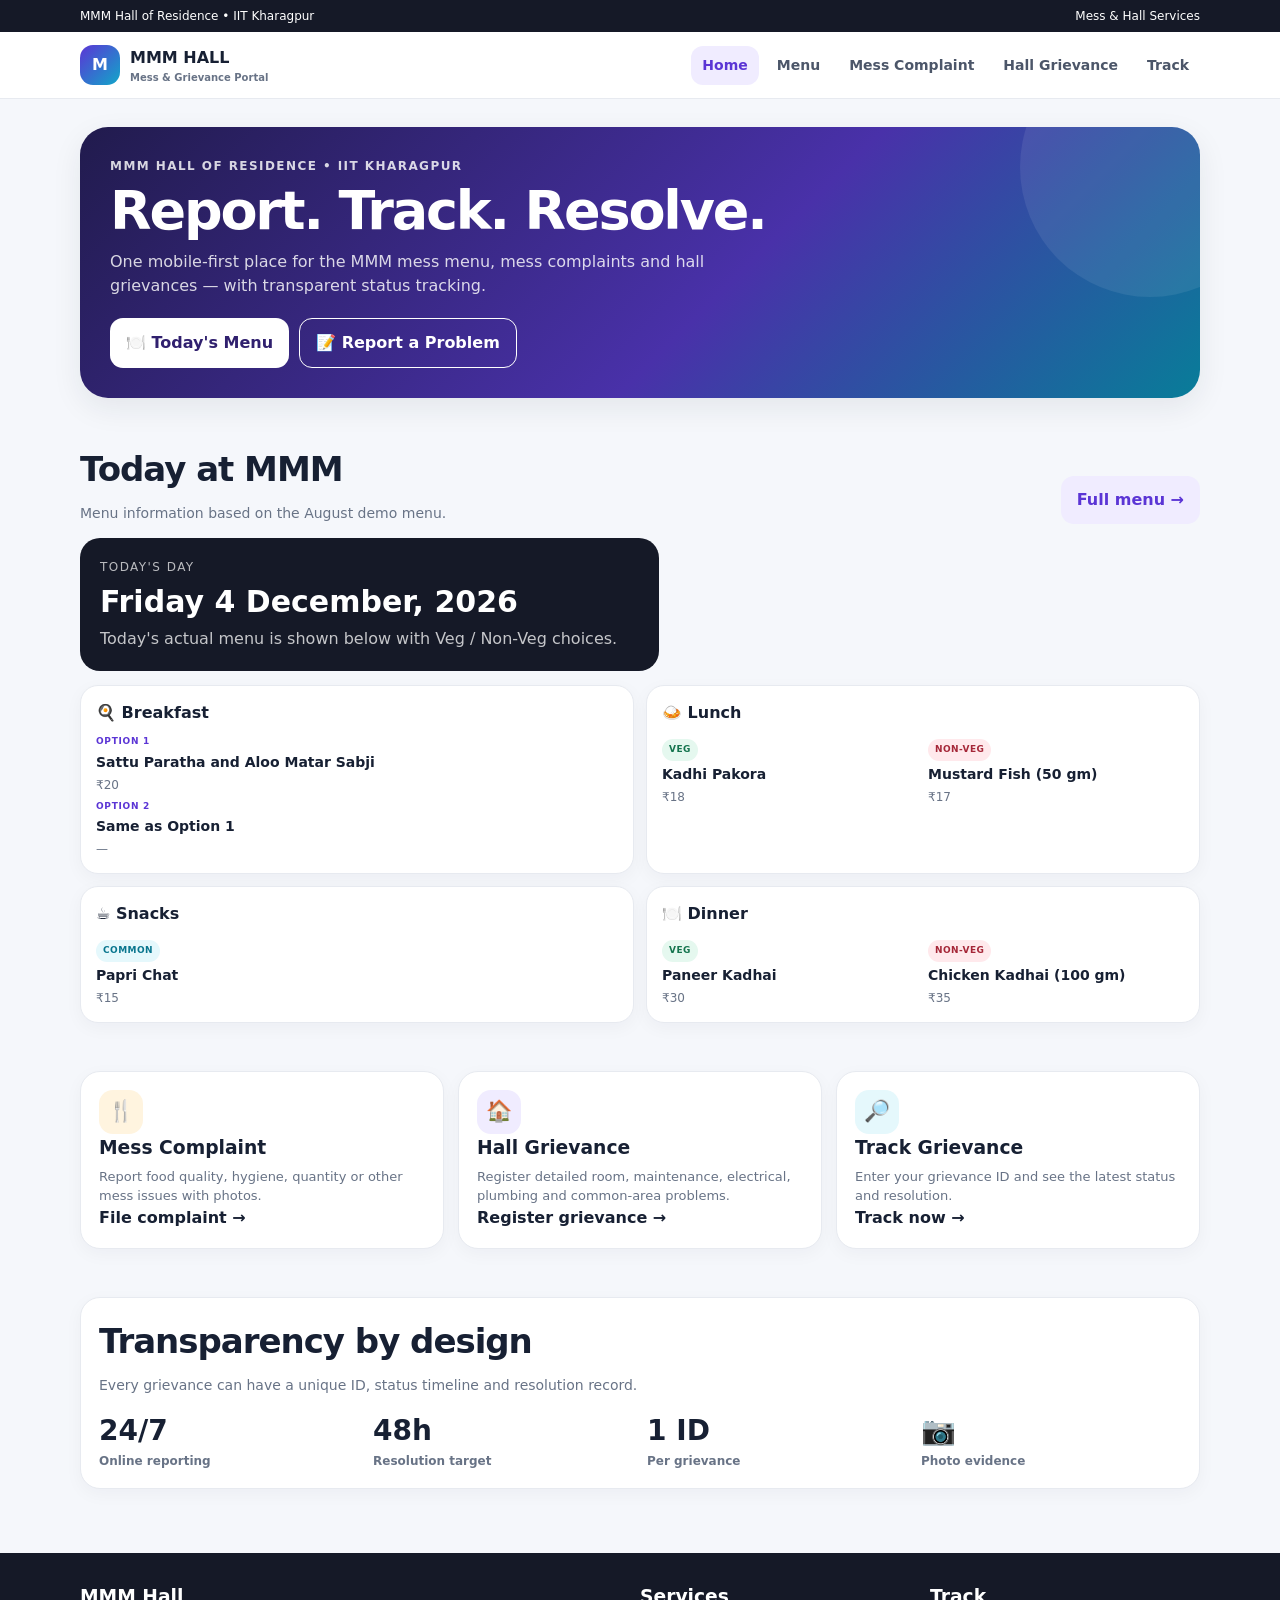
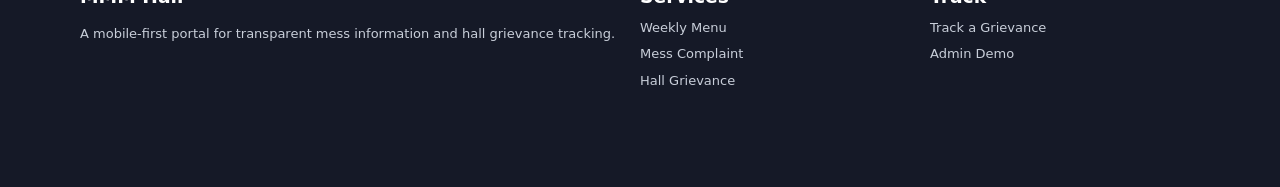
<file: index.html>
<!doctype html>
<html lang="en">
<head>
<meta charset="utf-8">
<meta name="viewport" content="width=device-width,initial-scale=1,viewport-fit=cover">
<meta name="theme-color" content="#5b35d5">
<meta name="description" content="MMM Hall Mess and Grievance Portal">
<title>Home | MMM Hall</title>
<link rel="stylesheet" href="style.css">
</head>
<body data-page="home">
<div class="topbar"><div class="container"><span>MMM Hall of Residence • IIT Kharagpur</span><span>Mess & Hall Services</span></div></div>
<header class="nav">
  <div class="container nav-inner">
    <a class="brand" href="index.html"><span class="brand-mark">M</span><span>MMM HALL<small>Mess & Grievance Portal</small></span></a>
    <nav class="desktop-nav">
      <a href="index.html" data-page="home">Home</a>
      <a href="menu.html" data-page="menu">Menu</a>
      <a href="mess-complaint.html" data-page="mess">Mess Complaint</a>
      <a href="hall-grievance.html" data-page="hall">Hall Grievance</a>
      <a href="track.html" data-page="track">Track</a>
    </nav>
    <button class="menu-toggle" aria-label="Open menu">☰</button>
  </div>
  <div class="mobile-menu">
    <a href="index.html" data-page="home">🏠 Home</a>
    <a href="menu.html" data-page="menu">🍽️ Weekly Menu</a>
    <a href="mess-complaint.html" data-page="mess">🍴 Mess Complaint</a>
    <a href="hall-grievance.html" data-page="hall">🏠 Hall Grievance</a>
    <a href="track.html" data-page="track">🔎 Track Grievance</a>
  </div>
</header>
<main>
<section class="hero"><div class="container"><div class="hero-card">
  <div class="kicker">MMM Hall of Residence • IIT Kharagpur</div>
  <h1>Report. Track. Resolve.</h1>
  <p>One mobile-first place for the MMM mess menu, mess complaints and hall grievances — with transparent status tracking.</p>
  <div class="actions"><a class="btn btn-primary" href="menu.html">🍽️ Today's Menu</a><a class="btn btn-outline" href="hall-grievance.html">📝 Report a Problem</a></div>
</div></div></section>

<section class="section"><div class="container">
  <div class="section-head"><div><h2>Today at MMM</h2><p>Menu information based on the August demo menu.</p></div><a class="btn btn-soft" href="menu.html">Full menu →</a></div>
  <div class="today">
    <div class="date-card"><div class="day">Today's day</div><div class="date" id="home-day"></div><div style="opacity:.75">Today's actual menu is shown below with Veg / Non-Veg choices.</div></div>
    <div id="today-menu" class="today-menu-grid" style="grid-column:1/-1"></div>
  </div>
</div></section>

<section class="section"><div class="container">
<div class="grid grid-3">
  <a class="card service-card" href="mess-complaint.html"><div class="icon orange">🍴</div><div><h3>Mess Complaint</h3><p>Report food quality, hygiene, quantity or other mess issues with photos.</p></div><b>File complaint →</b></a>
  <a class="card service-card" href="hall-grievance.html"><div class="icon">🏠</div><div><h3>Hall Grievance</h3><p>Register detailed room, maintenance, electrical, plumbing and common-area problems.</p></div><b>Register grievance →</b></a>
  <a class="card service-card" href="track.html"><div class="icon cyan">🔎</div><div><h3>Track Grievance</h3><p>Enter your grievance ID and see the latest status and resolution.</p></div><b>Track now →</b></a>
</div>
</div></section>

<section class="section"><div class="container"><div class="card">
<div class="section-head"><div><h2>Transparency by design</h2><p>Every grievance can have a unique ID, status timeline and resolution record.</p></div></div>
<div class="grid grid-4 stats">
<div><div class="number">24/7</div><div class="label">Online reporting</div></div>
<div><div class="number">48h</div><div class="label">Resolution target</div></div>
<div><div class="number">1 ID</div><div class="label">Per grievance</div></div>
<div><div class="number">📷</div><div class="label">Photo evidence</div></div>
</div>
</div></div></section>

</main>
<footer class="footer"><div class="container footer-grid">
  <div><h3>MMM Hall</h3><p style="font-size:13px">A mobile-first portal for transparent mess information and hall grievance tracking.</p></div>
  <div><h3>Services</h3><a href="menu.html">Weekly Menu</a><a href="mess-complaint.html">Mess Complaint</a><a href="hall-grievance.html">Hall Grievance</a></div>
  <div><h3>Track</h3><a href="track.html">Track a Grievance</a><a href="admin.html">Admin Demo</a></div>
</div></footer>
<nav class="bottom-nav">
<a href="index.html" data-page="home"><span>🏠</span>Home</a>
<a href="menu.html" data-page="menu"><span>🍽️</span>Menu</a>
<a href="hall-grievance.html" data-page="hall"><span>📝</span>Report</a>
<a href="track.html" data-page="track"><span>🔎</span>Track</a>
</nav>
<script src="app.js"></script>
</body></html>
</file>
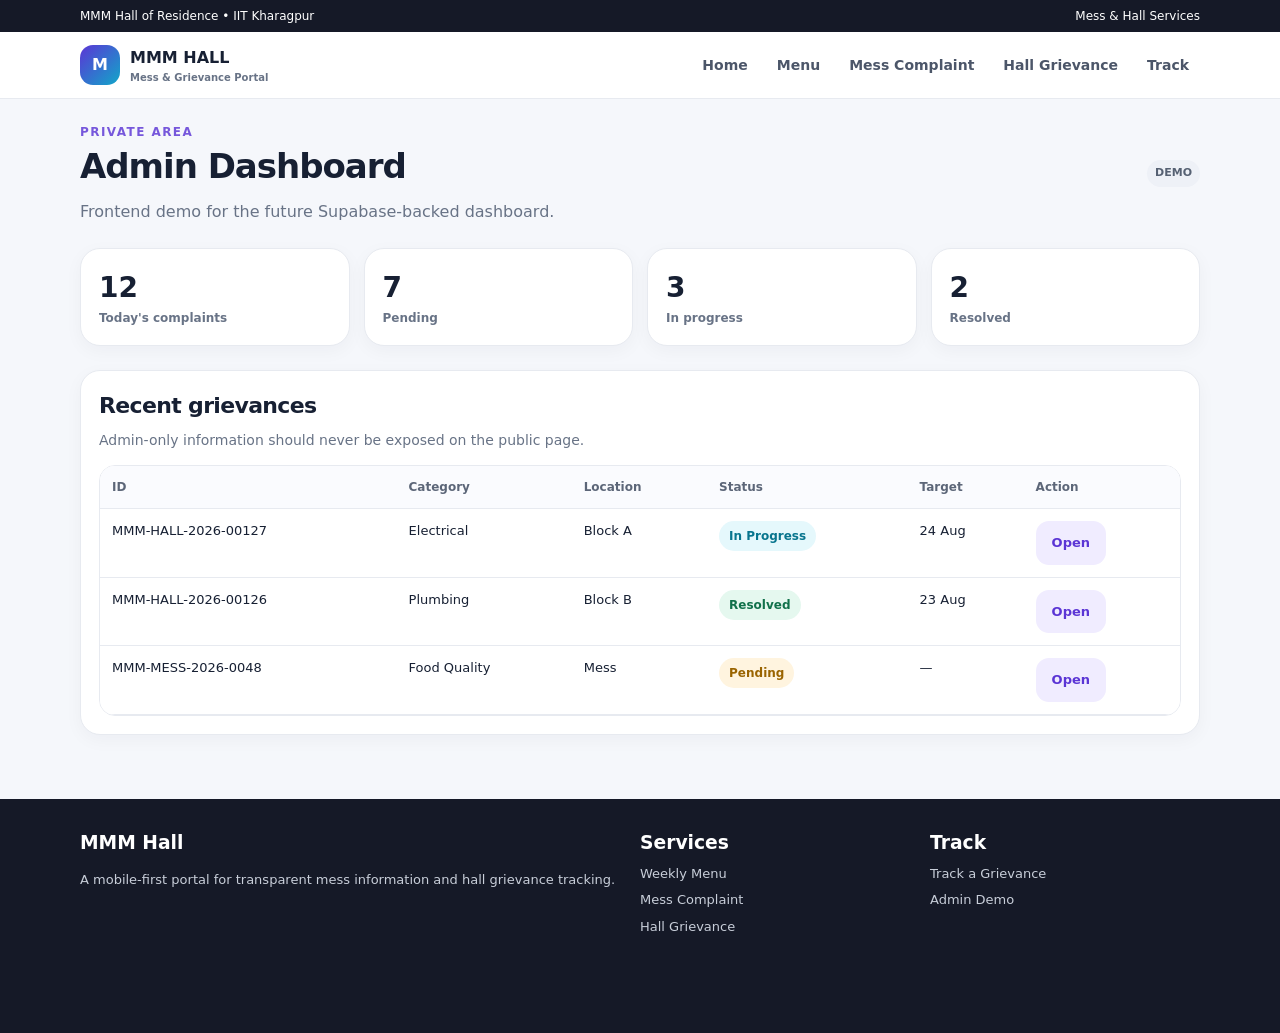
<file: admin.html>
<!doctype html>
<html lang="en">
<head>
<meta charset="utf-8">
<meta name="viewport" content="width=device-width,initial-scale=1,viewport-fit=cover">
<meta name="theme-color" content="#5b35d5">
<meta name="description" content="MMM Hall Mess and Grievance Portal">
<title>Admin Demo | MMM Hall</title>
<link rel="stylesheet" href="style.css">
</head>
<body data-page="admin">
<div class="topbar"><div class="container"><span>MMM Hall of Residence • IIT Kharagpur</span><span>Mess & Hall Services</span></div></div>
<header class="nav">
  <div class="container nav-inner">
    <a class="brand" href="index.html"><span class="brand-mark">M</span><span>MMM HALL<small>Mess & Grievance Portal</small></span></a>
    <nav class="desktop-nav">
      <a href="index.html" data-page="home">Home</a>
      <a href="menu.html" data-page="menu">Menu</a>
      <a href="mess-complaint.html" data-page="mess">Mess Complaint</a>
      <a href="hall-grievance.html" data-page="hall">Hall Grievance</a>
      <a href="track.html" data-page="track">Track</a>
    </nav>
    <button class="menu-toggle" aria-label="Open menu">☰</button>
  </div>
  <div class="mobile-menu">
    <a href="index.html" data-page="home">🏠 Home</a>
    <a href="menu.html" data-page="menu">🍽️ Weekly Menu</a>
    <a href="mess-complaint.html" data-page="mess">🍴 Mess Complaint</a>
    <a href="hall-grievance.html" data-page="hall">🏠 Hall Grievance</a>
    <a href="track.html" data-page="track">🔎 Track Grievance</a>
  </div>
</header>
<main>
<section class="section"><div class="container">
<div class="admin-top"><div><div class="kicker" style="color:var(--brand)">PRIVATE AREA</div><h2>Admin Dashboard</h2><p style="color:var(--muted);margin:0">Frontend demo for the future Supabase-backed dashboard.</p></div><span class="tag">DEMO</span></div>
<div class="section">
<div class="grid grid-4 stats">
<div class="card"><div class="number">12</div><div class="label">Today's complaints</div></div>
<div class="card"><div class="number">7</div><div class="label">Pending</div></div>
<div class="card"><div class="number">3</div><div class="label">In progress</div></div>
<div class="card"><div class="number">2</div><div class="label">Resolved</div></div>
</div></div>
<div class="card">
<div class="section-head"><div><h2 style="font-size:22px">Recent grievances</h2><p>Admin-only information should never be exposed on the public page.</p></div></div>
<div class="table-wrap"><table><thead><tr><th>ID</th><th>Category</th><th>Location</th><th>Status</th><th>Target</th><th>Action</th></tr></thead><tbody>
<tr><td>MMM-HALL-2026-00127</td><td>Electrical</td><td>Block A</td><td><span class="status progress">In Progress</span></td><td>24 Aug</td><td><button class="btn btn-soft">Open</button></td></tr>
<tr><td>MMM-HALL-2026-00126</td><td>Plumbing</td><td>Block B</td><td><span class="status resolved">Resolved</span></td><td>23 Aug</td><td><button class="btn btn-soft">Open</button></td></tr>
<tr><td>MMM-MESS-2026-0048</td><td>Food Quality</td><td>Mess</td><td><span class="status pending">Pending</span></td><td>—</td><td><button class="btn btn-soft">Open</button></td></tr>
</tbody></table></div>
</div>
</div></section>
</main>
<footer class="footer"><div class="container footer-grid">
  <div><h3>MMM Hall</h3><p style="font-size:13px">A mobile-first portal for transparent mess information and hall grievance tracking.</p></div>
  <div><h3>Services</h3><a href="menu.html">Weekly Menu</a><a href="mess-complaint.html">Mess Complaint</a><a href="hall-grievance.html">Hall Grievance</a></div>
  <div><h3>Track</h3><a href="track.html">Track a Grievance</a><a href="admin.html">Admin Demo</a></div>
</div></footer>
<nav class="bottom-nav">
<a href="index.html" data-page="home"><span>🏠</span>Home</a>
<a href="menu.html" data-page="menu"><span>🍽️</span>Menu</a>
<a href="hall-grievance.html" data-page="hall"><span>📝</span>Report</a>
<a href="track.html" data-page="track"><span>🔎</span>Track</a>
</nav>
<script src="app.js"></script>
</body></html>
</file>
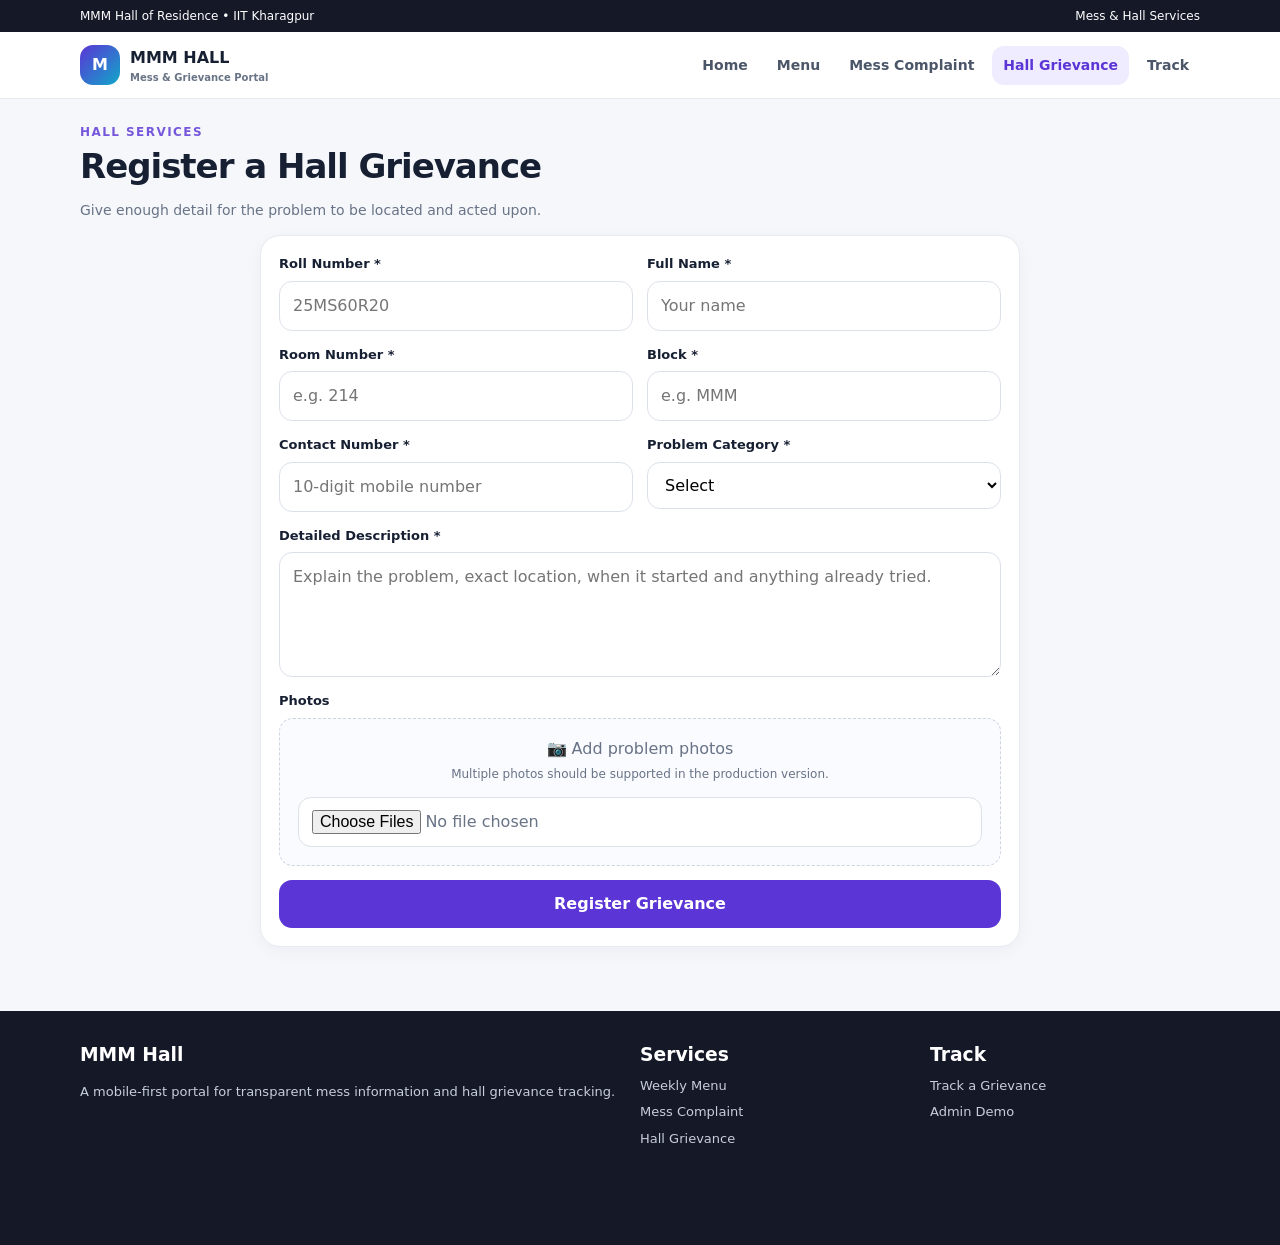
<file: hall-grievance.html>
<!doctype html>
<html lang="en">
<head>
<meta charset="utf-8">
<meta name="viewport" content="width=device-width,initial-scale=1,viewport-fit=cover">
<meta name="theme-color" content="#5b35d5">
<meta name="description" content="MMM Hall Mess and Grievance Portal">
<title>Hall Grievance | MMM Hall</title>
<link rel="stylesheet" href="style.css">
</head>
<body data-page="hall">
<div class="topbar"><div class="container"><span>MMM Hall of Residence • IIT Kharagpur</span><span>Mess & Hall Services</span></div></div>
<header class="nav">
  <div class="container nav-inner">
    <a class="brand" href="index.html"><span class="brand-mark">M</span><span>MMM HALL<small>Mess & Grievance Portal</small></span></a>
    <nav class="desktop-nav">
      <a href="index.html" data-page="home">Home</a>
      <a href="menu.html" data-page="menu">Menu</a>
      <a href="mess-complaint.html" data-page="mess">Mess Complaint</a>
      <a href="hall-grievance.html" data-page="hall">Hall Grievance</a>
      <a href="track.html" data-page="track">Track</a>
    </nav>
    <button class="menu-toggle" aria-label="Open menu">☰</button>
  </div>
  <div class="mobile-menu">
    <a href="index.html" data-page="home">🏠 Home</a>
    <a href="menu.html" data-page="menu">🍽️ Weekly Menu</a>
    <a href="mess-complaint.html" data-page="mess">🍴 Mess Complaint</a>
    <a href="hall-grievance.html" data-page="hall">🏠 Hall Grievance</a>
    <a href="track.html" data-page="track">🔎 Track Grievance</a>
  </div>
</header>
<main>
<section class="section"><div class="container">
<div class="section-head"><div><div class="kicker" style="color:var(--brand)">HALL SERVICES</div><h2>Register a Hall Grievance</h2><p>Give enough detail for the problem to be located and acted upon.</p></div></div>
<div class="card form-card">
<form id="hall-form" class="form-grid">
<div class="field"><label>Roll Number *</label><input required placeholder="25MS60R20"></div>
<div class="field"><label>Full Name *</label><input required placeholder="Your name"></div>
<div class="field"><label>Room Number *</label><input required placeholder="e.g. 214"></div>
<div class="field"><label>Block *</label><input required placeholder="e.g. MMM"></div>
<div class="field"><label>Contact Number *</label><input required type="tel" inputmode="numeric" placeholder="10-digit mobile number"></div>
<div class="field"><label>Problem Category *</label><select required><option value="">Select</option><option>Electrical</option><option>Plumbing</option><option>Water</option><option>Cleaning</option><option>Bathroom</option><option>Furniture</option><option>Wi-Fi / Internet</option><option>Fan / AC</option><option>Common Room</option><option>Security</option><option>Other</option></select></div>
<div class="field full"><label>Detailed Description *</label><textarea required placeholder="Explain the problem, exact location, when it started and anything already tried."></textarea></div>
<div class="field full"><label>Photos</label><div class="upload">📷 Add problem photos<br><span class="help">Multiple photos should be supported in the production version.</span><input type="file" accept="image/*" multiple style="margin-top:12px"></div></div>
<div class="field full"><button class="btn btn-brand" type="submit">Register Grievance</button></div>
</form>
<div id="success-box" class="card" hidden style="margin-top:16px;background:#eaf9f2;border-color:#bce8d3"><h3>✅ Grievance Registered</h3><p>Your grievance ID is:</p><strong id="success-id" style="font-size:22px"></strong><p class="help">Save this ID. It will be used to track the problem and its resolution.</p><a class="btn btn-brand" href="track.html">Track Grievance</a></div>
</div></div></section>
</main>
<footer class="footer"><div class="container footer-grid">
  <div><h3>MMM Hall</h3><p style="font-size:13px">A mobile-first portal for transparent mess information and hall grievance tracking.</p></div>
  <div><h3>Services</h3><a href="menu.html">Weekly Menu</a><a href="mess-complaint.html">Mess Complaint</a><a href="hall-grievance.html">Hall Grievance</a></div>
  <div><h3>Track</h3><a href="track.html">Track a Grievance</a><a href="admin.html">Admin Demo</a></div>
</div></footer>
<nav class="bottom-nav">
<a href="index.html" data-page="home"><span>🏠</span>Home</a>
<a href="menu.html" data-page="menu"><span>🍽️</span>Menu</a>
<a href="hall-grievance.html" data-page="hall"><span>📝</span>Report</a>
<a href="track.html" data-page="track"><span>🔎</span>Track</a>
</nav>
<script src="app.js"></script>
</body></html>
</file>
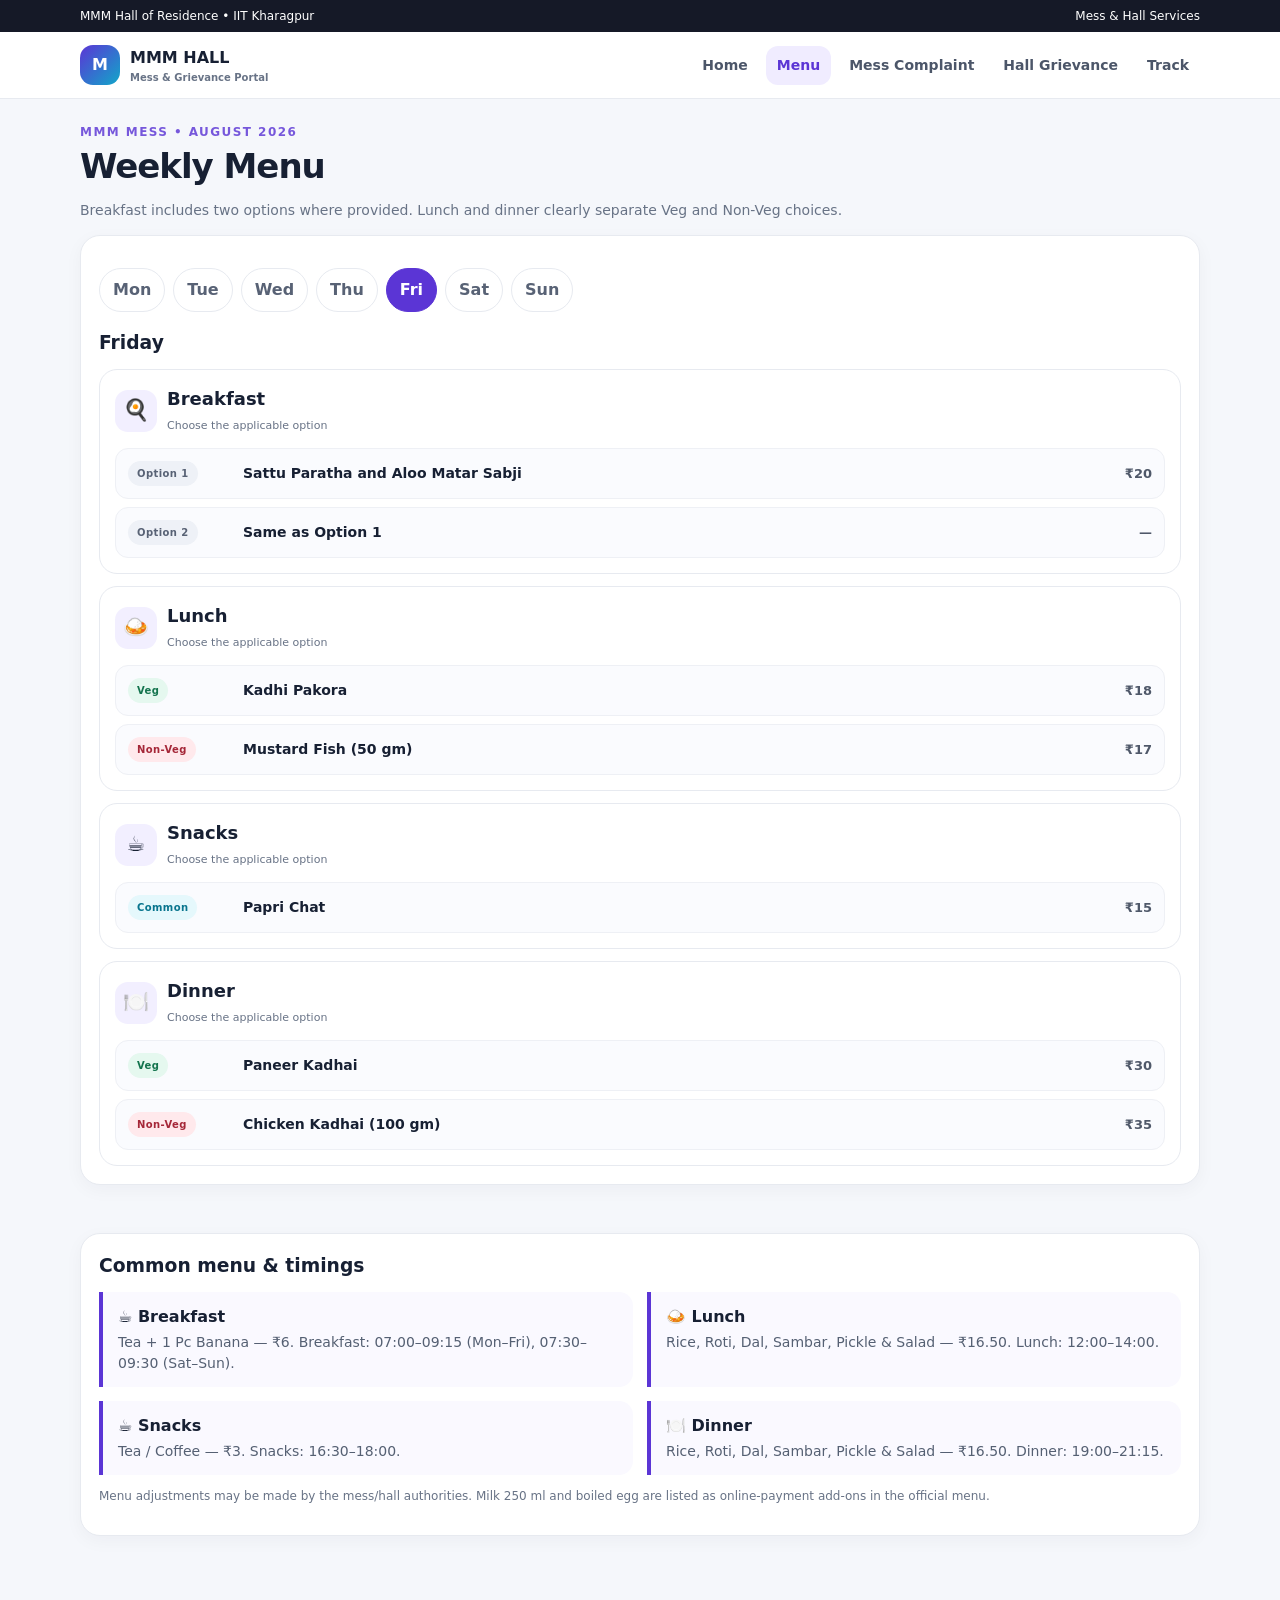
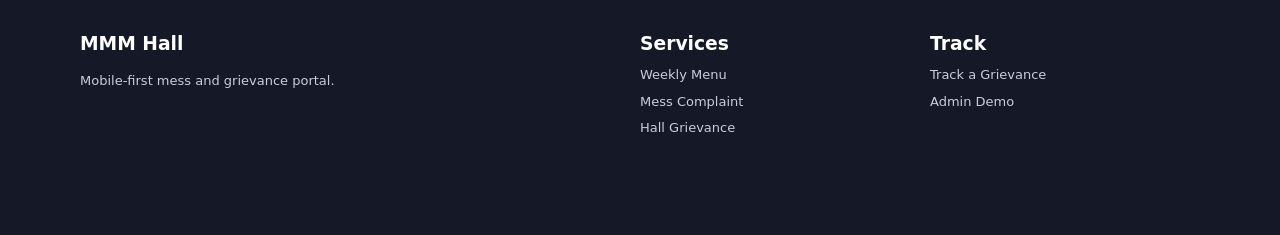
<file: menu.html>
<!doctype html>
<html lang="en">
<head>
<meta charset="utf-8">
<meta name="viewport" content="width=device-width,initial-scale=1,viewport-fit=cover">
<meta name="theme-color" content="#5b35d5">
<meta name="description" content="MMM Hall August 2026 mess menu">
<title>Weekly Menu | MMM Hall</title>
<link rel="stylesheet" href="style.css">
</head>
<body data-page="menu">
<div class="topbar"><div class="container"><span>MMM Hall of Residence • IIT Kharagpur</span><span>Mess & Hall Services</span></div></div>
<header class="nav"><div class="container nav-inner">
<a class="brand" href="index.html"><span class="brand-mark">M</span><span>MMM HALL<small>Mess & Grievance Portal</small></span></a>
<nav class="desktop-nav">
<a href="index.html" data-page="home">Home</a><a href="menu.html" data-page="menu">Menu</a><a href="mess-complaint.html" data-page="mess">Mess Complaint</a><a href="hall-grievance.html" data-page="hall">Hall Grievance</a><a href="track.html" data-page="track">Track</a>
</nav><button class="menu-toggle">☰</button></div>
<div class="mobile-menu"><a href="index.html" data-page="home">🏠 Home</a><a href="menu.html" data-page="menu">🍽️ Weekly Menu</a><a href="mess-complaint.html" data-page="mess">🍴 Mess Complaint</a><a href="hall-grievance.html" data-page="hall">🏠 Hall Grievance</a><a href="track.html" data-page="track">🔎 Track Grievance</a></div>
</header>
<main>
<section class="section"><div class="container">
<div class="section-head"><div><div class="kicker" style="color:var(--brand)">MMM MESS • AUGUST 2026</div><h2>Weekly Menu</h2><p>Breakfast includes two options where provided. Lunch and dinner clearly separate Veg and Non-Veg choices.</p></div></div>
<div class="card">
<div class="menu-tabs">
<button data-day="Monday">Mon</button><button data-day="Tuesday">Tue</button><button data-day="Wednesday">Wed</button><button data-day="Thursday">Thu</button><button data-day="Friday">Fri</button><button data-day="Saturday">Sat</button><button data-day="Sunday">Sun</button>
</div>
<h3 style="margin-top:4px"><span id="selected-day">Saturday</span></h3>
<div id="menu-details"></div>
</div>
</div></section>

<section class="section"><div class="container"><div class="card">
<h3>Common menu & timings</h3>
<div class="grid grid-2" style="margin-top:12px">
<div class="meal-detail"><strong>☕ Breakfast</strong><p>Tea + 1 Pc Banana — ₹6. Breakfast: 07:00–09:15 (Mon–Fri), 07:30–09:30 (Sat–Sun).</p></div>
<div class="meal-detail"><strong>🍛 Lunch</strong><p>Rice, Roti, Dal, Sambar, Pickle & Salad — ₹16.50. Lunch: 12:00–14:00.</p></div>
<div class="meal-detail"><strong>☕ Snacks</strong><p>Tea / Coffee — ₹3. Snacks: 16:30–18:00.</p></div>
<div class="meal-detail"><strong>🍽️ Dinner</strong><p>Rice, Roti, Dal, Sambar, Pickle & Salad — ₹16.50. Dinner: 19:00–21:15.</p></div>
</div>
<p class="help" style="margin-top:12px">Menu adjustments may be made by the mess/hall authorities. Milk 250 ml and boiled egg are listed as online-payment add-ons in the official menu.</p>
</div></div></section>
</main>
<footer class="footer"><div class="container footer-grid"><div><h3>MMM Hall</h3><p style="font-size:13px">Mobile-first mess and grievance portal.</p></div><div><h3>Services</h3><a href="menu.html">Weekly Menu</a><a href="mess-complaint.html">Mess Complaint</a><a href="hall-grievance.html">Hall Grievance</a></div><div><h3>Track</h3><a href="track.html">Track a Grievance</a><a href="admin.html">Admin Demo</a></div></div></footer>
<nav class="bottom-nav"><a href="index.html" data-page="home"><span>🏠</span>Home</a><a href="menu.html" data-page="menu"><span>🍽️</span>Menu</a><a href="hall-grievance.html" data-page="hall"><span>📝</span>Report</a><a href="track.html" data-page="track"><span>🔎</span>Track</a></nav>
<script src="app.js"></script>
</body></html>
</file>
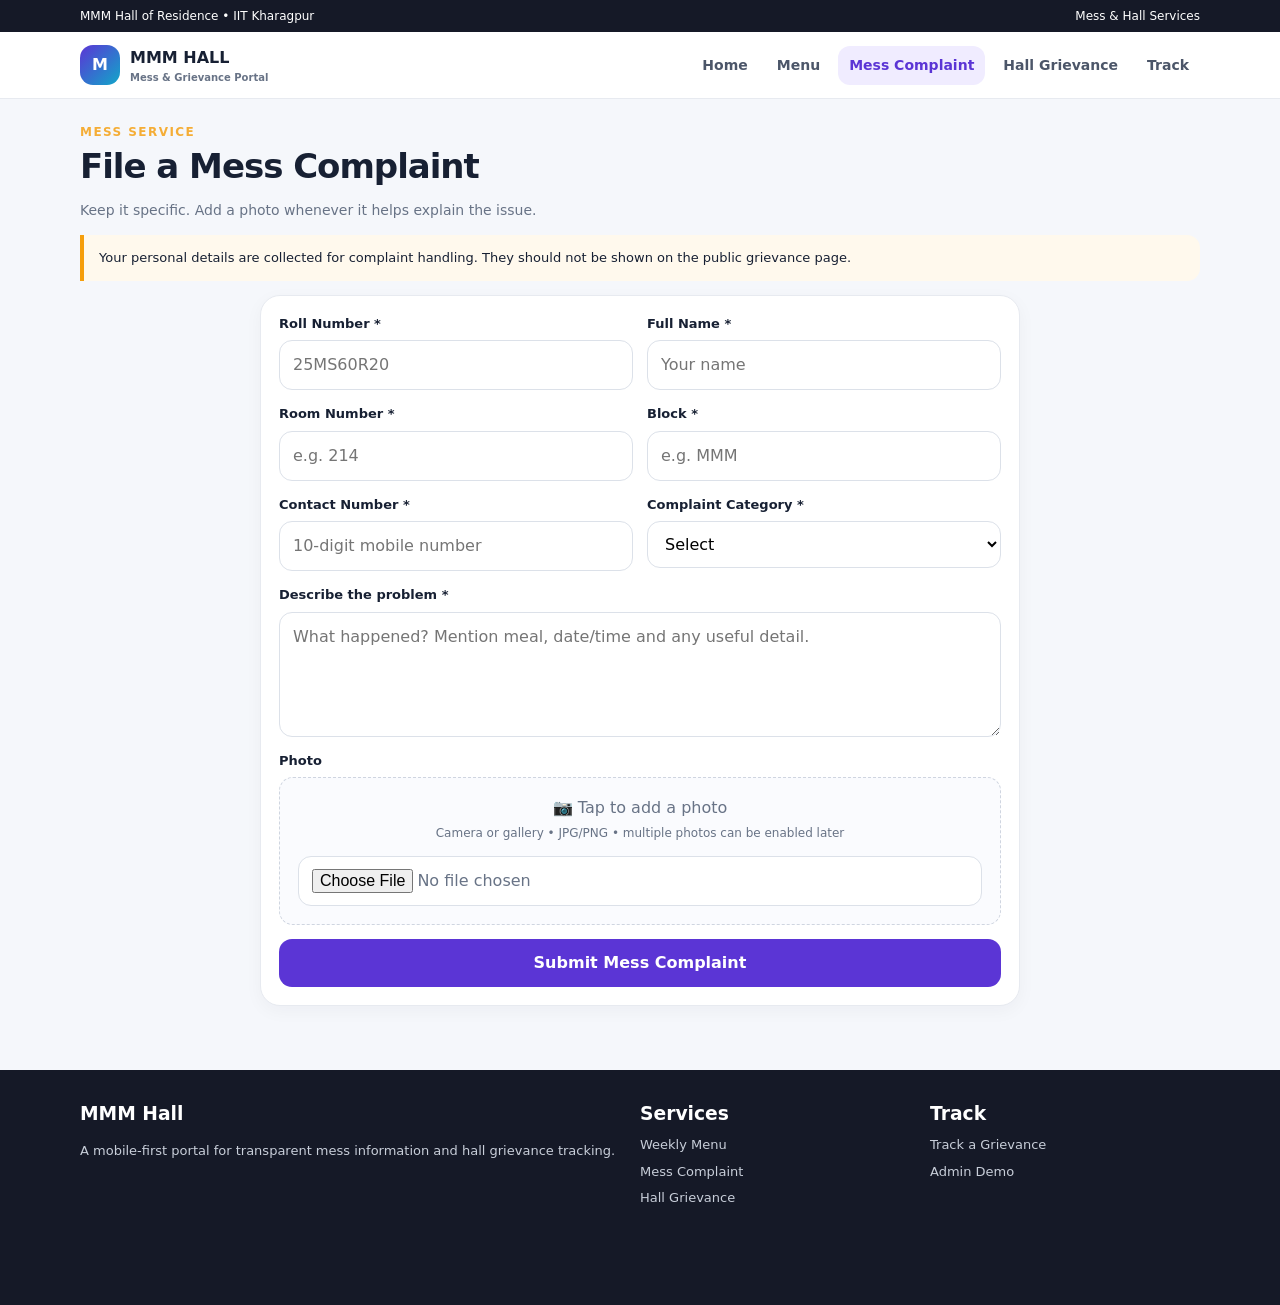
<file: mess-complaint.html>
<!doctype html>
<html lang="en">
<head>
<meta charset="utf-8">
<meta name="viewport" content="width=device-width,initial-scale=1,viewport-fit=cover">
<meta name="theme-color" content="#5b35d5">
<meta name="description" content="MMM Hall Mess and Grievance Portal">
<title>Mess Complaint | MMM Hall</title>
<link rel="stylesheet" href="style.css">
</head>
<body data-page="mess">
<div class="topbar"><div class="container"><span>MMM Hall of Residence • IIT Kharagpur</span><span>Mess & Hall Services</span></div></div>
<header class="nav">
  <div class="container nav-inner">
    <a class="brand" href="index.html"><span class="brand-mark">M</span><span>MMM HALL<small>Mess & Grievance Portal</small></span></a>
    <nav class="desktop-nav">
      <a href="index.html" data-page="home">Home</a>
      <a href="menu.html" data-page="menu">Menu</a>
      <a href="mess-complaint.html" data-page="mess">Mess Complaint</a>
      <a href="hall-grievance.html" data-page="hall">Hall Grievance</a>
      <a href="track.html" data-page="track">Track</a>
    </nav>
    <button class="menu-toggle" aria-label="Open menu">☰</button>
  </div>
  <div class="mobile-menu">
    <a href="index.html" data-page="home">🏠 Home</a>
    <a href="menu.html" data-page="menu">🍽️ Weekly Menu</a>
    <a href="mess-complaint.html" data-page="mess">🍴 Mess Complaint</a>
    <a href="hall-grievance.html" data-page="hall">🏠 Hall Grievance</a>
    <a href="track.html" data-page="track">🔎 Track Grievance</a>
  </div>
</header>
<main>
<section class="section"><div class="container">
<div class="section-head"><div><div class="kicker" style="color:var(--orange)">MESS SERVICE</div><h2>File a Mess Complaint</h2><p>Keep it specific. Add a photo whenever it helps explain the issue.</p></div></div>
<div class="notice" style="margin-bottom:14px">Your personal details are collected for complaint handling. They should not be shown on the public grievance page.</div>
<div class="card form-card">
<form id="complaint-form" class="form-grid">
<div class="field"><label>Roll Number *</label><input required pattern="[0-9]{2}[A-Za-z]{2}[0-9]{2}[A-Za-z][0-9]{2}" placeholder="25MS60R20"></div>
<div class="field"><label>Full Name *</label><input required placeholder="Your name"></div>
<div class="field"><label>Room Number *</label><input required placeholder="e.g. 214"></div>
<div class="field"><label>Block *</label><input required placeholder="e.g. MMM"></div>
<div class="field"><label>Contact Number *</label><input required type="tel" inputmode="numeric" placeholder="10-digit mobile number"></div>
<div class="field"><label>Complaint Category *</label><select required><option value="">Select</option><option>Food Quality</option><option>Food Quantity</option><option>Hygiene</option><option>Taste</option><option>Menu</option><option>Dining Hall</option><option>Staff Behaviour</option><option>Other</option></select></div>
<div class="field full"><label>Describe the problem *</label><textarea required placeholder="What happened? Mention meal, date/time and any useful detail."></textarea></div>
<div class="field full"><label>Photo</label><div class="upload">📷 Tap to add a photo<br><span class="help">Camera or gallery • JPG/PNG • multiple photos can be enabled later</span><input type="file" accept="image/*" style="margin-top:12px"></div></div>
<div class="field full"><button class="btn btn-brand" type="submit">Submit Mess Complaint</button></div>
</form>
<div id="success-box" class="card" hidden style="margin-top:16px;background:#eaf9f2;border-color:#bce8d3"><h3>✅ Complaint Registered</h3><p>Your grievance ID is:</p><strong id="success-id" style="font-size:22px"></strong><p class="help">Save this ID to track the complaint.</p><a class="btn btn-brand" href="track.html">Track Grievance</a></div>
</div></div></section>
</main>
<footer class="footer"><div class="container footer-grid">
  <div><h3>MMM Hall</h3><p style="font-size:13px">A mobile-first portal for transparent mess information and hall grievance tracking.</p></div>
  <div><h3>Services</h3><a href="menu.html">Weekly Menu</a><a href="mess-complaint.html">Mess Complaint</a><a href="hall-grievance.html">Hall Grievance</a></div>
  <div><h3>Track</h3><a href="track.html">Track a Grievance</a><a href="admin.html">Admin Demo</a></div>
</div></footer>
<nav class="bottom-nav">
<a href="index.html" data-page="home"><span>🏠</span>Home</a>
<a href="menu.html" data-page="menu"><span>🍽️</span>Menu</a>
<a href="hall-grievance.html" data-page="hall"><span>📝</span>Report</a>
<a href="track.html" data-page="track"><span>🔎</span>Track</a>
</nav>
<script src="app.js"></script>
</body></html>
</file>
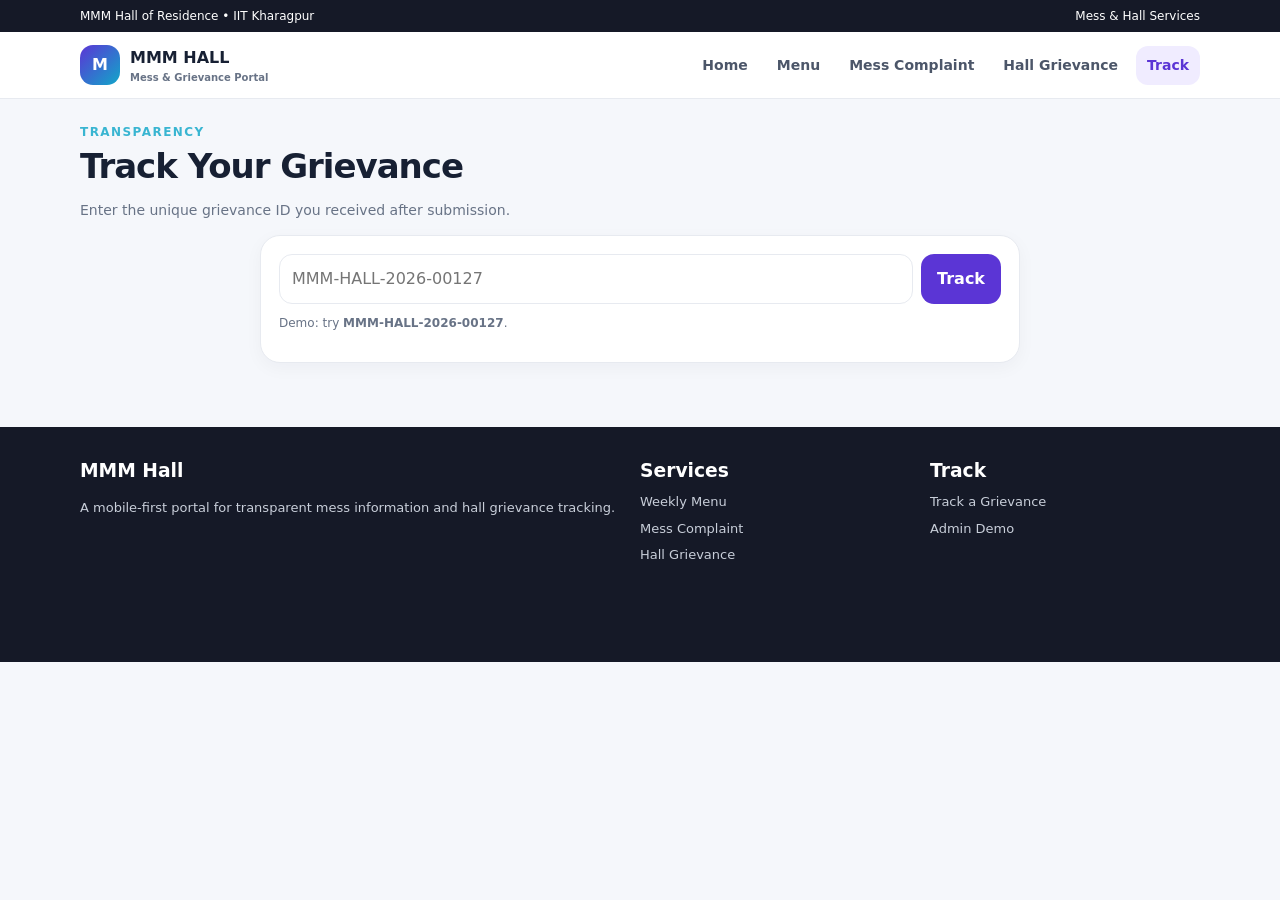
<file: track.html>
<!doctype html>
<html lang="en">
<head>
<meta charset="utf-8">
<meta name="viewport" content="width=device-width,initial-scale=1,viewport-fit=cover">
<meta name="theme-color" content="#5b35d5">
<meta name="description" content="MMM Hall Mess and Grievance Portal">
<title>Track Grievance | MMM Hall</title>
<link rel="stylesheet" href="style.css">
</head>
<body data-page="track">
<div class="topbar"><div class="container"><span>MMM Hall of Residence • IIT Kharagpur</span><span>Mess & Hall Services</span></div></div>
<header class="nav">
  <div class="container nav-inner">
    <a class="brand" href="index.html"><span class="brand-mark">M</span><span>MMM HALL<small>Mess & Grievance Portal</small></span></a>
    <nav class="desktop-nav">
      <a href="index.html" data-page="home">Home</a>
      <a href="menu.html" data-page="menu">Menu</a>
      <a href="mess-complaint.html" data-page="mess">Mess Complaint</a>
      <a href="hall-grievance.html" data-page="hall">Hall Grievance</a>
      <a href="track.html" data-page="track">Track</a>
    </nav>
    <button class="menu-toggle" aria-label="Open menu">☰</button>
  </div>
  <div class="mobile-menu">
    <a href="index.html" data-page="home">🏠 Home</a>
    <a href="menu.html" data-page="menu">🍽️ Weekly Menu</a>
    <a href="mess-complaint.html" data-page="mess">🍴 Mess Complaint</a>
    <a href="hall-grievance.html" data-page="hall">🏠 Hall Grievance</a>
    <a href="track.html" data-page="track">🔎 Track Grievance</a>
  </div>
</header>
<main>
<section class="section"><div class="container">
<div class="section-head"><div><div class="kicker" style="color:var(--cyan)">TRANSPARENCY</div><h2>Track Your Grievance</h2><p>Enter the unique grievance ID you received after submission.</p></div></div>
<div class="card form-card">
<form id="track-form" class="search"><input id="track-id" required placeholder="MMM-HALL-2026-00127"><button class="btn btn-brand">Track</button></form>
<p class="help" style="margin-top:10px">Demo: try <b>MMM-HALL-2026-00127</b>.</p>
<div id="track-result" hidden style="margin-top:20px">
<div class="card">
<div style="display:flex;justify-content:space-between;gap:10px;align-items:start"><div><div class="help">GRIEVANCE ID</div><h3 id="shown-id">MMM-HALL-2026-00127</h3></div><span class="status progress">● IN PROGRESS</span></div>
<hr style="border:0;border-top:1px solid var(--line);margin:16px 0">
<div class="grid grid-2">
<div><small class="help">CATEGORY</small><strong>Electrical</strong></div>
<div><small class="help">SUBMITTED</small><strong>22 Aug 2026, 10:42 AM</strong></div>
<div><small class="help">TARGET</small><strong>24 Aug 2026, 10:42 AM</strong></div>
<div><small class="help">LOCATION</small><strong>MMM Hall</strong></div>
</div>
<div class="timeline">
<div class="event"><strong>Complaint Registered</strong><br><small>22 Aug 2026 • 10:42 AM</small></div>
<div class="event"><strong>Complaint Acknowledged</strong><br><small>22 Aug 2026 • 02:20 PM</small></div>
<div class="event"><strong>Work Assigned</strong><br><small>23 Aug 2026 • 09:15 AM</small></div>
</div>
<div class="notice">The production version will show the actual status, administrator updates and resolution photos from the database.</div>
</div>
</div>
</div>
</div></section>
</main>
<footer class="footer"><div class="container footer-grid">
  <div><h3>MMM Hall</h3><p style="font-size:13px">A mobile-first portal for transparent mess information and hall grievance tracking.</p></div>
  <div><h3>Services</h3><a href="menu.html">Weekly Menu</a><a href="mess-complaint.html">Mess Complaint</a><a href="hall-grievance.html">Hall Grievance</a></div>
  <div><h3>Track</h3><a href="track.html">Track a Grievance</a><a href="admin.html">Admin Demo</a></div>
</div></footer>
<nav class="bottom-nav">
<a href="index.html" data-page="home"><span>🏠</span>Home</a>
<a href="menu.html" data-page="menu"><span>🍽️</span>Menu</a>
<a href="hall-grievance.html" data-page="hall"><span>📝</span>Report</a>
<a href="track.html" data-page="track"><span>🔎</span>Track</a>
</nav>
<script src="app.js"></script>
</body></html>
</file>
<file: style.css>
:root{
  --ink:#172033;
  --muted:#687386;
  --bg:#f5f7fb;
  --card:#ffffff;
  --line:#e7eaf0;
  --brand:#5b35d5;
  --brand2:#7c4dff;
  --cyan:#11a7c9;
  --green:#1b9b68;
  --orange:#f59e0b;
  --red:#dc3545;
  --shadow:0 10px 30px rgba(23,32,51,.08);
  --radius:20px;
}
*{box-sizing:border-box}
html{scroll-behavior:smooth}
body{
  margin:0;font-family:Inter,ui-sans-serif,system-ui,-apple-system,BlinkMacSystemFont,"Segoe UI",sans-serif;
  color:var(--ink);background:var(--bg);line-height:1.5;
}
a{color:inherit;text-decoration:none}
button,input,select,textarea{font:inherit}
img{max-width:100%;display:block}
.container{width:min(1120px,calc(100% - 28px));margin:auto}
.topbar{background:#151927;color:#fff;font-size:12px;padding:7px 0}
.topbar .container{display:flex;justify-content:space-between;gap:10px}
.nav{
  position:sticky;top:0;z-index:50;background:rgba(255,255,255,.92);
  backdrop-filter:blur(14px);border-bottom:1px solid var(--line)
}
.nav-inner{height:66px;display:flex;align-items:center;justify-content:space-between}
.brand{display:flex;align-items:center;gap:10px;font-weight:850}
.brand-mark{width:40px;height:40px;border-radius:13px;background:linear-gradient(135deg,var(--brand),var(--cyan));color:#fff;display:grid;place-items:center;font-weight:900}
.brand small{display:block;color:var(--muted);font-size:10px;font-weight:650}
.desktop-nav{display:flex;gap:7px;align-items:center}
.desktop-nav a{padding:9px 11px;border-radius:12px;font-size:14px;font-weight:700;color:#4c5669}
.desktop-nav a:hover,.desktop-nav a.active{background:#f0ecff;color:var(--brand)}
.menu-toggle{display:none;border:0;background:#f0ecff;color:var(--brand);width:42px;height:42px;border-radius:12px}
.mobile-menu{display:none;padding:0 14px 14px;background:#fff;border-bottom:1px solid var(--line)}
.mobile-menu a{display:block;padding:12px;border-radius:12px;font-weight:700}
.hero{padding:28px 0 22px}
.hero-card{
  background:linear-gradient(135deg,#211b4d 0%,#4931a9 58%,#087d99 100%);
  color:#fff;border-radius:28px;padding:30px;box-shadow:var(--shadow);overflow:hidden;position:relative
}
.hero-card:after{content:"";position:absolute;width:260px;height:260px;border-radius:50%;background:rgba(255,255,255,.08);right:-80px;top:-90px}
.kicker{font-size:12px;text-transform:uppercase;letter-spacing:.12em;font-weight:850;opacity:.82}
h1{font-size:clamp(30px,7vw,54px);line-height:1.02;margin:8px 0 12px;letter-spacing:-.04em}
h2{font-size:clamp(24px,5vw,34px);margin:0 0 8px;letter-spacing:-.03em}
h3{margin:0 0 5px}
.hero p{max-width:680px;color:rgba(255,255,255,.82);margin:0 0 20px}
.actions{display:flex;flex-wrap:wrap;gap:10px}
.btn{
  display:inline-flex;align-items:center;justify-content:center;gap:7px;border:0;border-radius:13px;
  padding:12px 16px;font-weight:800;cursor:pointer;transition:.2s
}
.btn-primary{background:#fff;color:#30206e}.btn-brand{background:var(--brand);color:#fff}.btn-soft{background:#f0ecff;color:var(--brand)}
.btn-dark{background:#151927;color:#fff}.btn-outline{background:transparent;color:inherit;border:1px solid currentColor}
.btn:hover{transform:translateY(-1px)}
.section{padding:24px 0}
.section-head{display:flex;align-items:end;justify-content:space-between;gap:15px;margin-bottom:14px}
.section-head p{margin:0;color:var(--muted);font-size:14px}
.grid{display:grid;gap:14px}
.grid-2{grid-template-columns:repeat(2,minmax(0,1fr))}
.grid-3{grid-template-columns:repeat(3,minmax(0,1fr))}
.grid-4{grid-template-columns:repeat(4,minmax(0,1fr))}
.card{background:var(--card);border:1px solid var(--line);border-radius:var(--radius);padding:18px;box-shadow:0 5px 18px rgba(23,32,51,.04)}
.service-card{min-height:155px;display:flex;flex-direction:column;justify-content:space-between}
.icon{width:44px;height:44px;border-radius:14px;display:grid;place-items:center;font-size:21px;background:#f0ecff}
.icon.cyan{background:#e5f8fc}.icon.orange{background:#fff4df}.icon.green{background:#e5f8ef}
.service-card p{font-size:13px;color:var(--muted);margin:0}
.today{display:grid;grid-template-columns:1.1fr 1fr;gap:14px}
.date-card{background:#151927;color:#fff;border-radius:var(--radius);padding:20px}
.date-card .day{font-size:12px;letter-spacing:.12em;text-transform:uppercase;opacity:.7}
.date-card .date{font-size:30px;font-weight:900;margin:3px 0}
.meal-card{display:flex;gap:13px;align-items:center}
.meal-card .emoji{font-size:26px;width:46px;height:46px;display:grid;place-items:center;background:#faf7ff;border-radius:14px}
.meal-card small{color:var(--muted);font-weight:700}
.menu-tabs{display:flex;gap:8px;overflow:auto;padding-bottom:3px;margin:14px 0}
.menu-tabs button{white-space:nowrap;border:1px solid var(--line);background:#fff;border-radius:999px;padding:9px 13px;font-weight:800;color:#586275;cursor:pointer}
.menu-tabs button.active{background:var(--brand);border-color:var(--brand);color:#fff}
.meal-detail{border-left:4px solid var(--brand);padding:13px 15px;background:#faf9ff;border-radius:0 14px 14px 0}
.meal-detail strong{display:block;margin-bottom:3px}
.meal-detail p{margin:0;color:#556073;font-size:14px}
.menu-image{background:#fff;border:1px solid var(--line);border-radius:18px;padding:10px}
.menu-image img{border-radius:12px;width:100%}
.form-card{max-width:760px;margin:auto}
.form-grid{display:grid;grid-template-columns:1fr 1fr;gap:14px}
.field{display:flex;flex-direction:column;gap:7px}
.field.full{grid-column:1/-1}
.field label{font-size:13px;font-weight:850}
.field input,.field select,.field textarea{
  width:100%;border:1px solid #dce1e9;background:#fff;border-radius:13px;padding:12px 13px;outline:none
}
.field input:focus,.field select:focus,.field textarea:focus{border-color:var(--brand);box-shadow:0 0 0 3px rgba(91,53,213,.1)}
.field textarea{min-height:125px;resize:vertical}
.help{font-size:12px;color:var(--muted)}
.upload{
  border:1.5px dashed #cfd5e0;background:#fafbfe;border-radius:14px;padding:18px;text-align:center;color:var(--muted)
}
.status{display:inline-flex;align-items:center;gap:6px;border-radius:999px;padding:6px 10px;font-size:12px;font-weight:850}
.status.pending{background:#fff4df;color:#9a6400}.status.progress{background:#e5f8fc;color:#08758e}.status.resolved{background:#e5f8ef;color:#11714b}.status.overdue{background:#ffe9ec;color:#a82434}
.timeline{position:relative;margin-top:20px;padding-left:24px}
.timeline:before{content:"";position:absolute;left:7px;top:7px;bottom:7px;width:2px;background:#e0e4ec}
.event{position:relative;margin-bottom:18px}
.event:before{content:"";position:absolute;left:-21px;top:5px;width:10px;height:10px;border-radius:50%;background:var(--brand);box-shadow:0 0 0 4px #f0ecff}
.event small{color:var(--muted)}
.stats .number{font-size:28px;font-weight:900}
.stats .label{font-size:12px;color:var(--muted);font-weight:750}
.notice{border-left:4px solid var(--orange);background:#fff9ed;padding:13px 15px;border-radius:0 13px 13px 0;font-size:13px}
.footer{margin-top:40px;background:#151927;color:#c8ced9;padding:30px 0 90px}
.footer-grid{display:grid;grid-template-columns:2fr 1fr 1fr;gap:20px}
.footer h3{color:#fff}
.footer a{display:block;margin:7px 0;color:#c8ced9;font-size:13px}
.bottom-nav{display:none}
.table-wrap{overflow:auto;border:1px solid var(--line);border-radius:16px}
table{width:100%;border-collapse:collapse;background:#fff;min-width:720px}
th,td{padding:12px;border-bottom:1px solid var(--line);text-align:left;font-size:13px;vertical-align:top}
th{background:#fafbfe;font-size:12px;color:#5c6678}
.admin-top{display:flex;justify-content:space-between;align-items:center;gap:10px}
.tag{font-size:11px;font-weight:850;border-radius:999px;padding:5px 8px;background:#eef1f7;color:#566173}
.search{display:flex;gap:8px}
.search input{flex:1;border:1px solid var(--line);border-radius:13px;padding:12px}
@media(max-width:760px){
  .topbar{display:none}
  .container{width:min(100% - 20px,600px)}
  .nav-inner{height:62px}
  .desktop-nav{display:none}.menu-toggle{display:block}
  .mobile-menu.open{display:block}
  .hero{padding-top:14px}.hero-card{padding:24px 20px;border-radius:22px}
  .grid-2,.grid-3,.grid-4,.today{grid-template-columns:1fr}
  .form-grid{grid-template-columns:1fr}.field.full{grid-column:auto}
  .footer-grid{grid-template-columns:1fr}
  .bottom-nav{
    display:grid;grid-template-columns:repeat(4,1fr);position:fixed;bottom:0;left:0;right:0;
    z-index:60;background:rgba(255,255,255,.96);backdrop-filter:blur(12px);
    border-top:1px solid var(--line);padding:7px 5px calc(7px + env(safe-area-inset-bottom))
  }
  .bottom-nav a{text-align:center;font-size:10px;color:#667084;font-weight:800;padding:5px}
  .bottom-nav a span{display:block;font-size:19px;line-height:20px;margin-bottom:2px}
  .section{padding:18px 0}
}

/* Structured menu */
.meal-section{border:1px solid var(--line);border-radius:18px;background:#fff;padding:15px;margin-top:12px}
.meal-heading{display:flex;align-items:center;gap:10px;margin-bottom:12px}
.meal-heading h3{margin:0;font-size:18px}
.meal-heading small{color:var(--muted);font-size:11px}
.meal-icon{width:42px;height:42px;display:grid;place-items:center;border-radius:13px;background:#f2efff;font-size:21px}
.meal-options{display:grid;gap:8px}
.meal-option{display:grid;grid-template-columns:105px 1fr auto;align-items:center;gap:10px;padding:12px;border-radius:13px;background:#fafbfe;border:1px solid #eef0f5}
.meal-tag{display:inline-flex;width:max-content;border-radius:999px;padding:5px 9px;font-size:10px;font-weight:900;letter-spacing:.04em;background:#eef1f7;color:#586275}
.meal-tag.veg{background:#e5f8ef;color:#14744e}.meal-tag.non-veg{background:#ffe9ec;color:#a52738}.meal-tag.common{background:#e5f8fc;color:#08758e}.meal-tag.option-1,.meal-tag.option-2{background:#f0ecff;color:#5533c7}
.meal-name{font-weight:750;font-size:14px}.meal-price{font-weight:900;color:#4f5869;font-size:13px}
.today-menu-grid{display:grid;grid-template-columns:1fr 1fr;gap:12px}
.today-meal{background:#fff;border:1px solid var(--line);border-radius:18px;padding:15px;box-shadow:0 5px 18px rgba(23,32,51,.04)}
.today-meal-title{font-weight:900;margin-bottom:10px}
.today-meal strong,.today-meal small{display:block}
.today-meal strong{font-size:14px;margin:3px 0}.today-meal small{font-size:12px;color:var(--muted)}
.today-label{font-size:9px;font-weight:900;color:var(--brand);letter-spacing:.08em;display:block;margin-top:6px}
.today-choice{display:grid;grid-template-columns:1fr 1fr;gap:10px}
.food-badge{display:inline-block;border-radius:999px;padding:4px 7px;font-size:9px;font-weight:900;letter-spacing:.05em}
.food-badge.veg{background:#e5f8ef;color:#14744e}.food-badge.nonveg{background:#ffe9ec;color:#a52738}.food-badge.common{background:#e5f8fc;color:#08758e}
@media(max-width:760px){
  .meal-option{grid-template-columns:1fr auto}
  .meal-tag{grid-column:1/-1}
  .meal-name{grid-column:1}.meal-price{grid-column:2;grid-row:2}
  .today-menu-grid{grid-template-columns:1fr}
  .today-choice{grid-template-columns:1fr}
}
</file>
